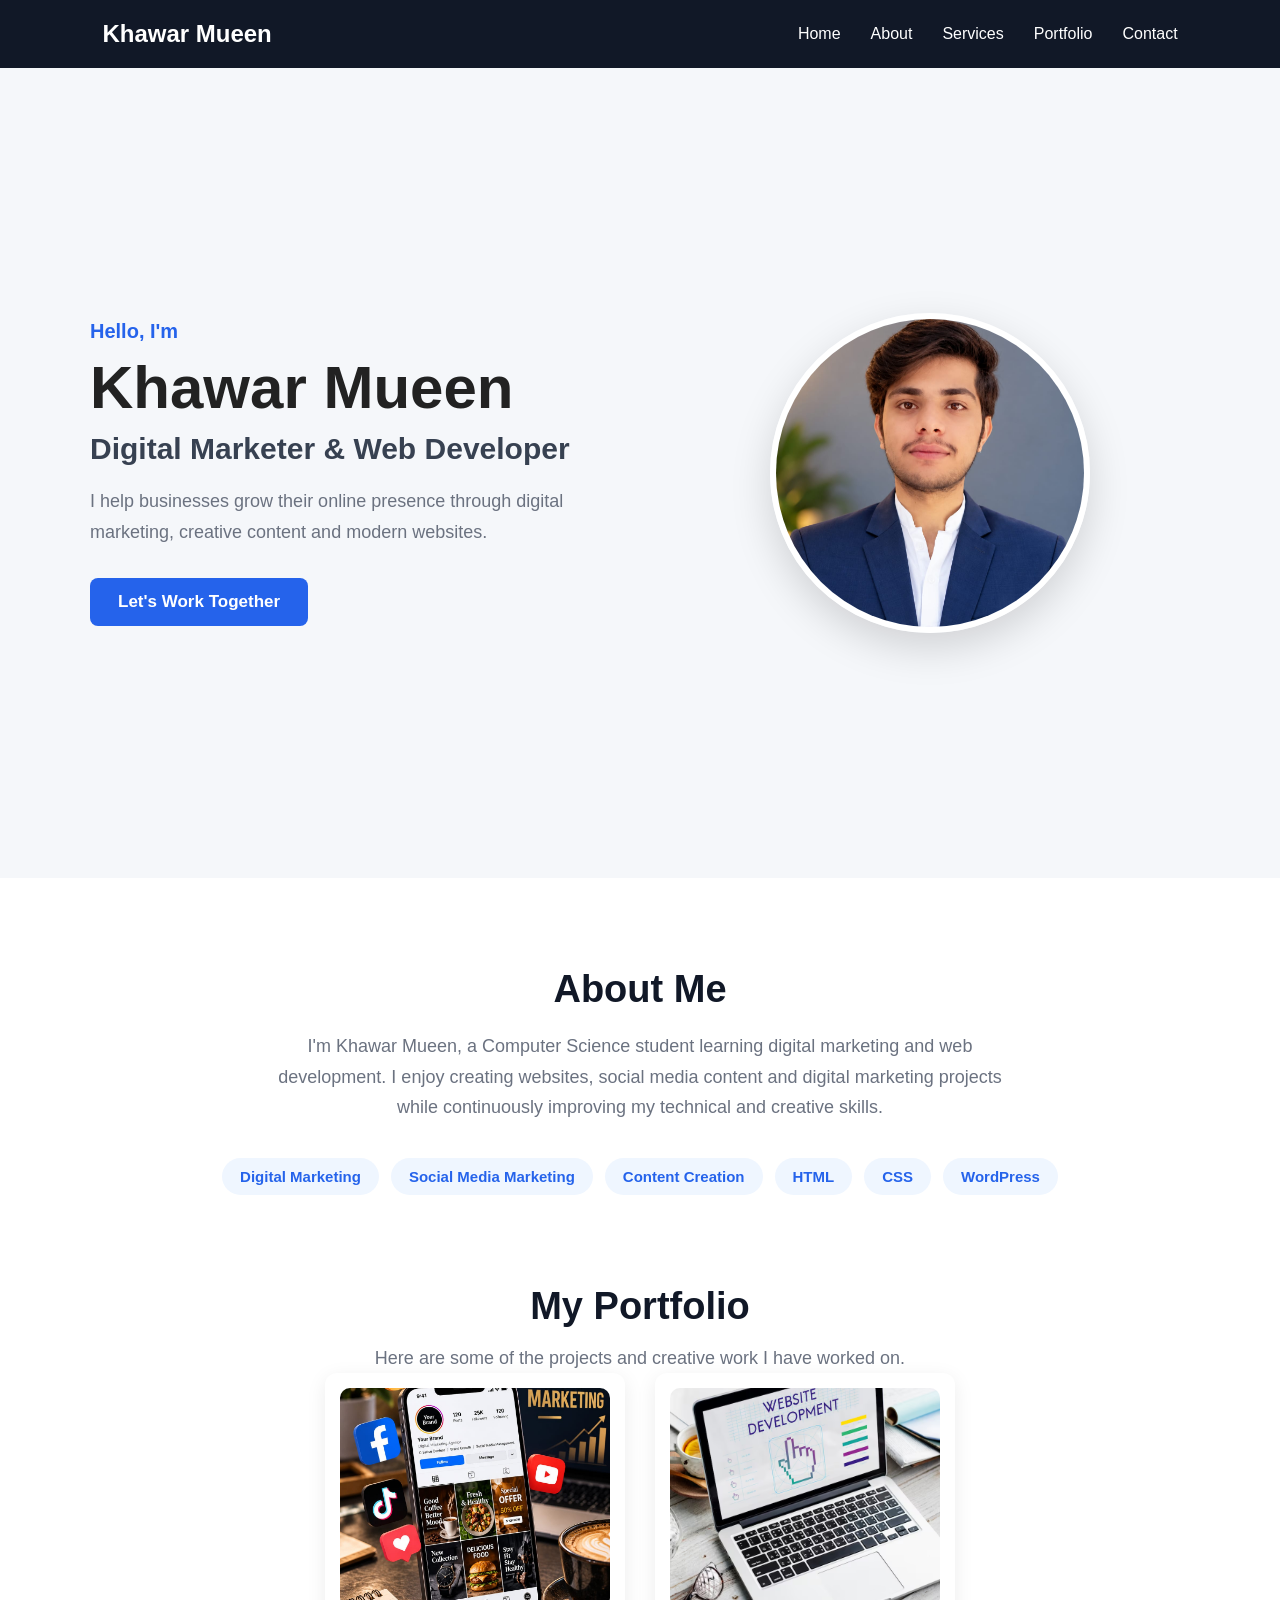
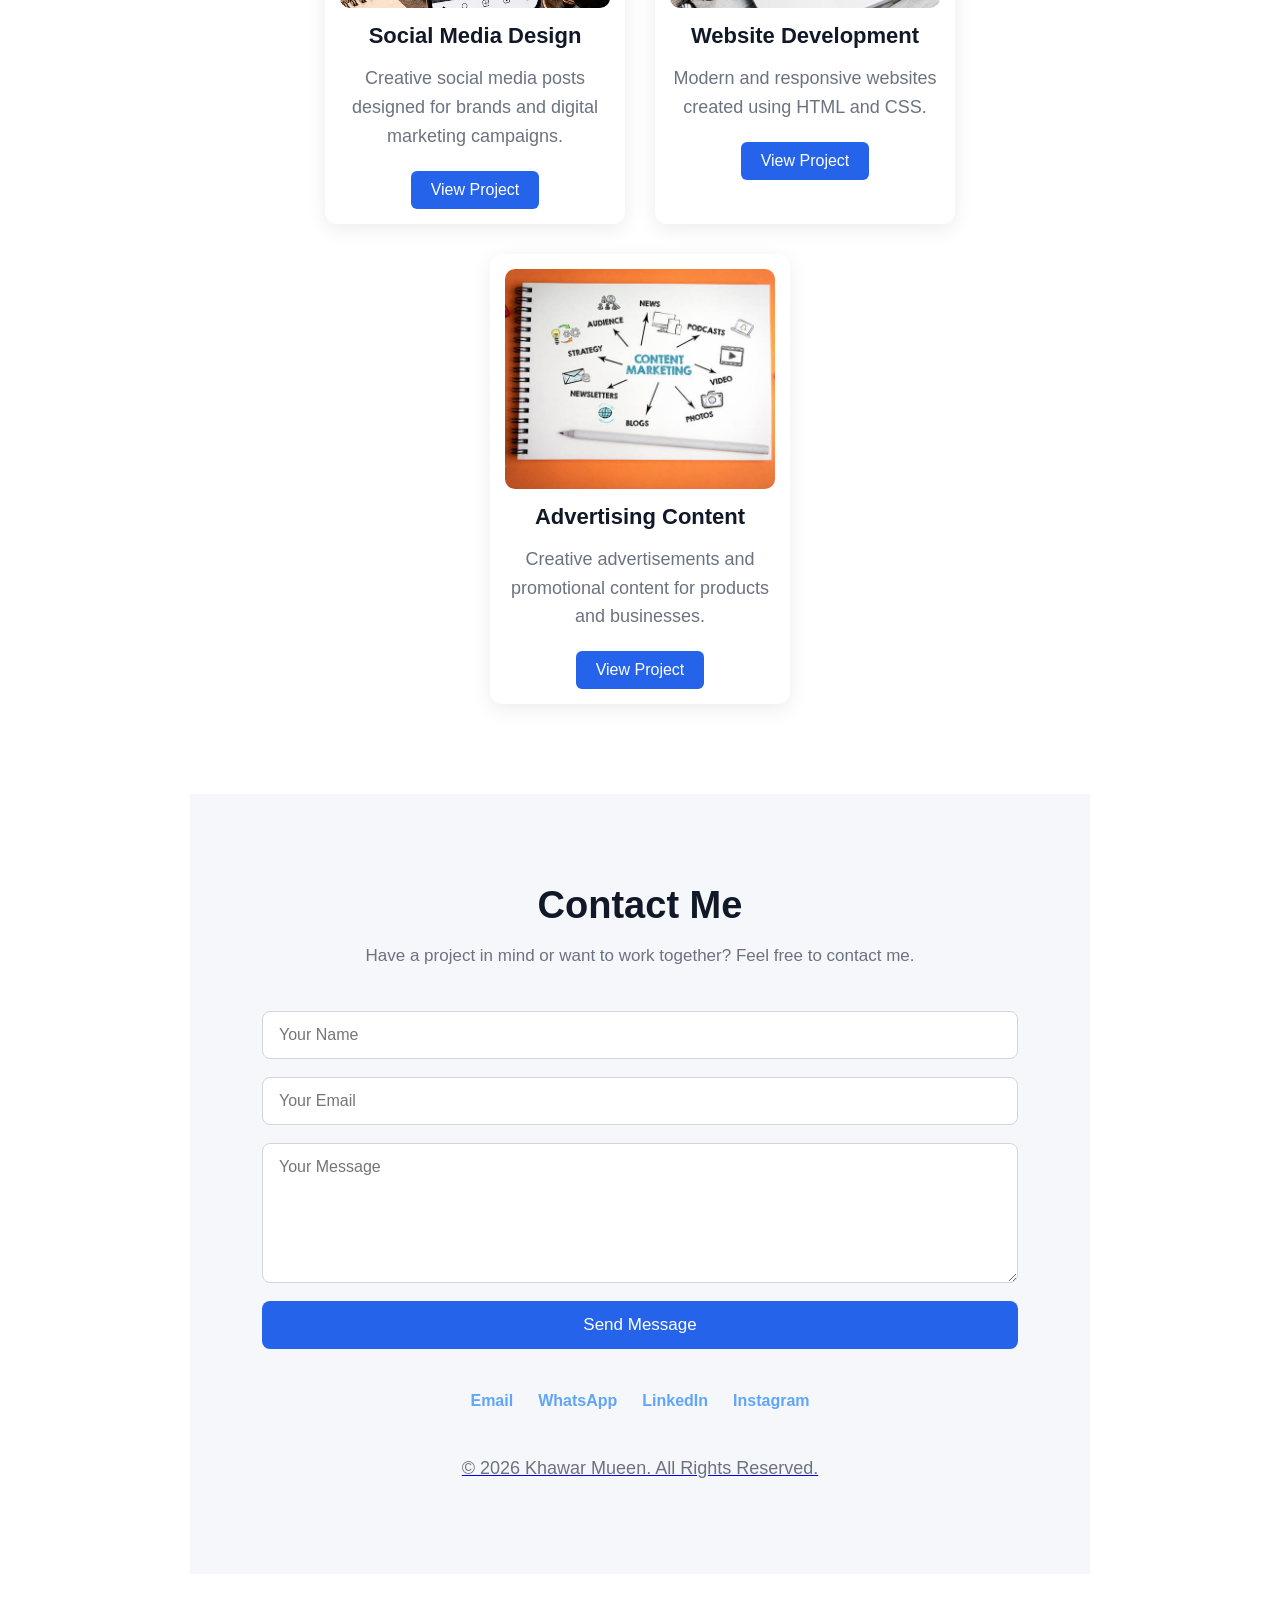
<file: index.html>
<!DOCTYPE html>
<html lang="en">

<head>
    <meta charset="UTF-8">

    <meta name="viewport" content="width=device-width, initial-scale=1.0">

    <title>Khawar Mueen | Digital Marketer</title>

    <link rel="stylesheet" href="style.css">
</head>

</html>
<button id="scrollTopBtn" class="scroll-top">
    ↑
</button>

<script src="script.js"></script>

</body>
</html>

<nav class="navbar">

    <div class="logo">Khawar Mueen</div>

    <button class="menu-toggle" id="menu-toggle">
        ☰
    </button>

    <ul class="nav-links" id="nav-links">
        <li><a href="#home">Home</a></li>
        <li><a href="#about">About</a></li>
        <li><a href="#services">Services</a></li>
        <li><a href="#portfolio">Portfolio</a></li>
        <li><a href="#contact">Contact</a></li>
    </ul>

</nav>
    <!-- Home Section -->
    <section class="hero" id="home">

    <div class="hero-content">

        <div class="hero-text">

            <p class="hello">Hello, I'm</p>

            <h1>Khawar Mueen</h1>

            <h2>Digital Marketer & Web Developer</h2>

            <p class="hero-description">
                I help businesses grow their online presence through
                digital marketing, creative content and modern websites.
            </p>

            <a href="#contact" class="main-button">
                Let's Work Together
            </a>

        </div>

        <div class="hero-image">

            <img
                src="images/profile.jpg"
                alt="Khawar Mueen"
            >

        </div>

    </div>

</section>

        <div class="hero-content">

           

        </div>

    </section>


    <!-- About Section -->
   <section class="about" id="about">

    <div class="about-container">

        <h2>About Me</h2>

        <p class="about-text">
            I'm Khawar Mueen, a Computer Science student learning
            digital marketing and web development. I enjoy creating
            websites, social media content and digital marketing projects
            while continuously improving my technical and creative skills.
        </p>

        <div class="skills">

            <span>Digital Marketing</span>
            <span>Social Media Marketing</span>
            <span>Content Creation</span>
            <span>HTML</span>
            <span>CSS</span>
            <span>WordPress</span>

        </div>


<section class="portfolio" id="portfolio">

    <h2>My Portfolio</h2>
    <p>Here are some of the projects and creative work I have worked on.</p>

    <div class="portfolio-container">

        <div class="portfolio-card">
            <img src="images/social-media.jpg" alt="Social Media Project">
            <h3>Social Media Design</h3>
            <p>
                Creative social media posts designed for brands
                and digital marketing campaigns.
            </p>
          <a href="projects.html#social-media">View Project</a>
        </div>

        <div class="portfolio-card">
            <img src="images/website.jpg" alt="Website Development Project">
            <h3>Website Development</h3>
            <p>
                Modern and responsive websites created using
                HTML and CSS.
            </p>
          <a href="projects.html#website-project">View Project</a>
        </div>

        <div class="portfolio-card">
            <img src="images/advertising.jpg" alt="Advertising Project">
            <h3>Advertising Content</h3>
            <p>
                Creative advertisements and promotional content
                for products and businesses.
            </p>
          <a href="projects.html#advertising-project">View Project</a>
        </div>

    </div>

</section>

<section class="contact" id="contact">
    <h2>Contact Me</h2>

    <p>
        Have a project in mind or want to work together?
        Feel free to contact me. 
        
    <form
   <form
    class="contact-form"
    id="contact-form"
    action="https://formspree.io/f/xdekvjzb"
    method="POST"
>

    <input
        type="text"
        name="name"
        placeholder="Your Name"
        required
    >

    <input
        type="email"
        name="email"
        placeholder="Your Email"
        required
    >

    <textarea
        name="message"
        placeholder="Your Message"
        required
    ></textarea>

    <button type="submit">
        Send Message
    </button>
<div class="footer-links">

    <a href="mailto:YOUR-EMAIL@gmail.com">
        Email
    </a>

    <a href="https://wa.me/923134172502" target="_blank">
        WhatsApp
    </a>
<a href="https://www.linkedin.com/in/your-profile" target="_blank">
    LinkedIn
</a>
<a href="https://www.instagram.com/yourusername" target="_blank">
    Instagram
</a>

</div>

        <a href="https://wa.me/923134172502" target="_blank">
  

    <p class="copyright">
        © 2026 Khawar Mueen. All Rights Reserved.
    </p>

</footer>
</file>
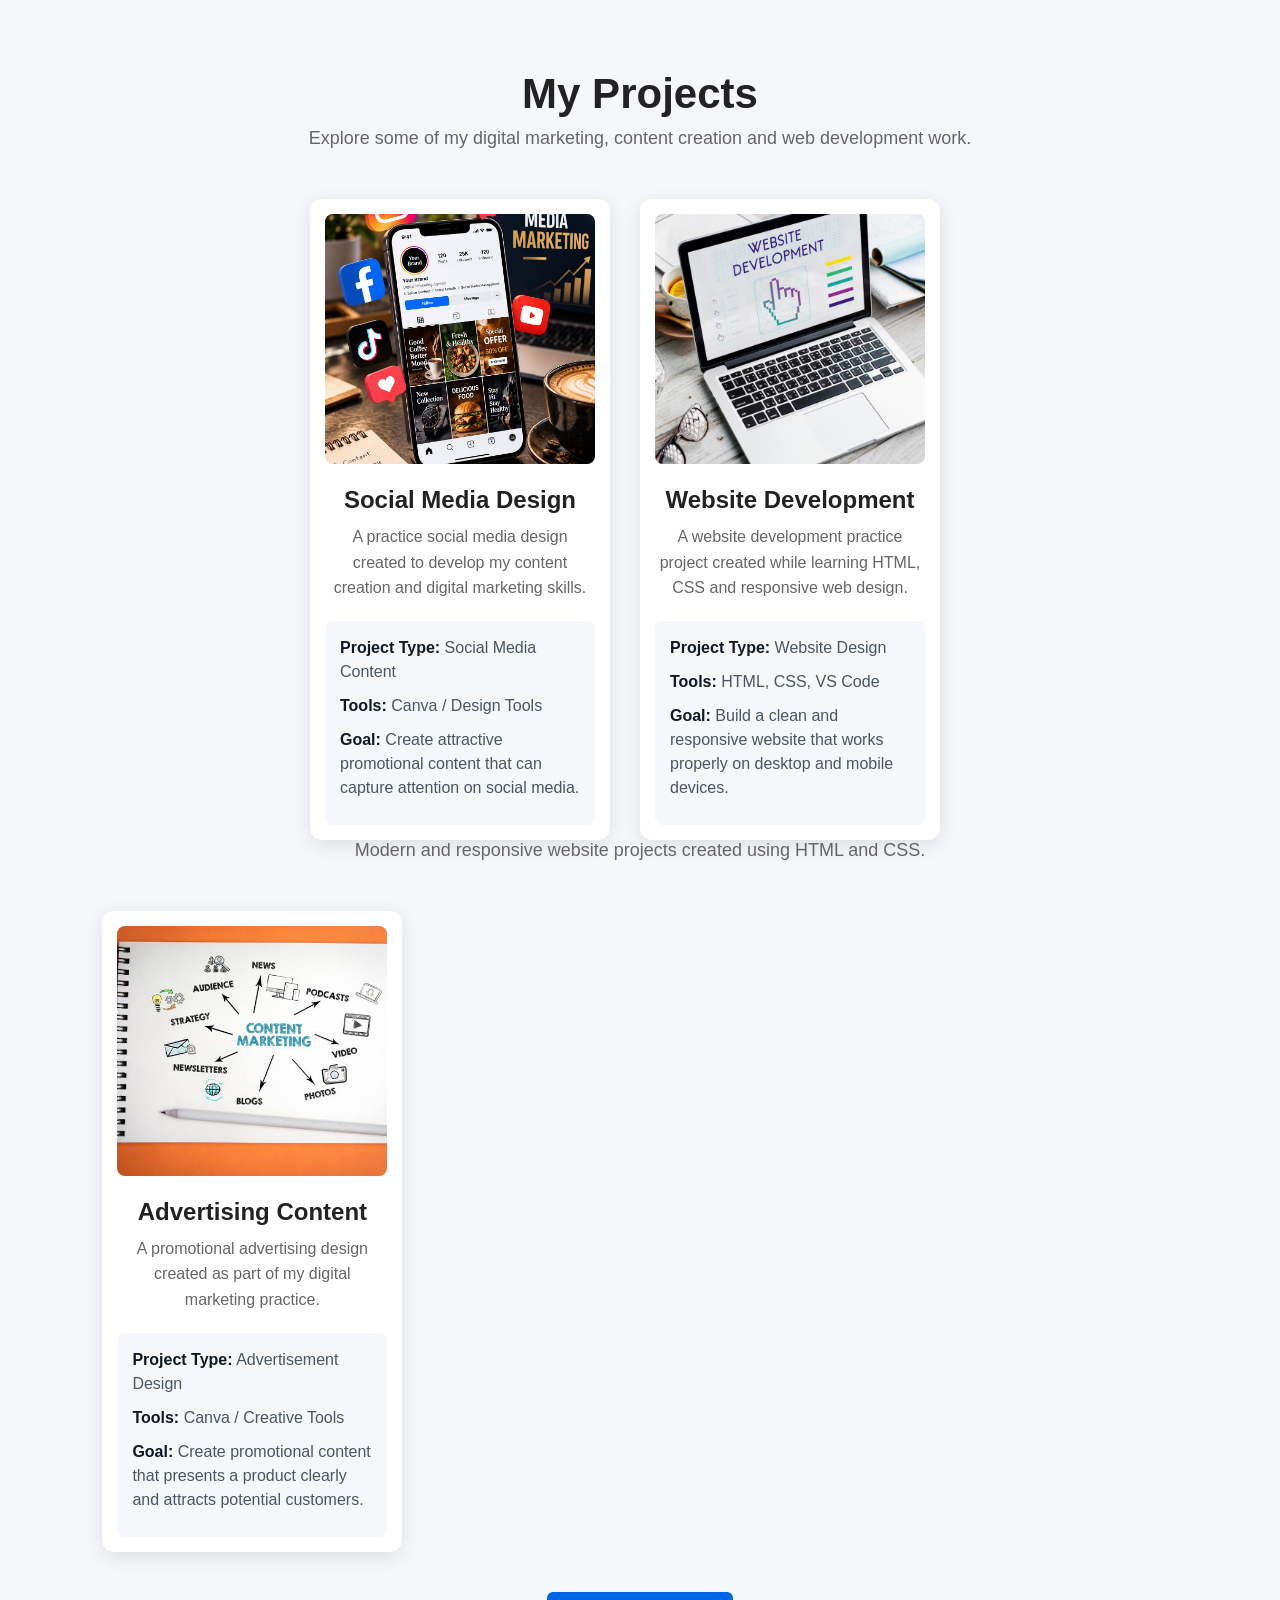
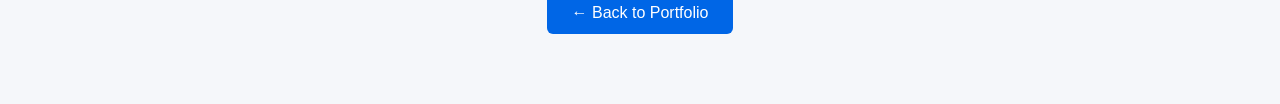
<file: projects.html>
<!DOCTYPE html>
<html lang="en">

<head>
    <meta charset="UTF-8">
    <meta name="viewport" content="width=device-width, initial-scale=1.0">

    <title>My Projects | Khawar Mueen</title>

    <link rel="stylesheet" href="style.css">
</head>

<body>

    <section class="project-page">

        <h1>My Projects</h1>

        <p>
            Explore some of my digital marketing,
            content creation and web development work.
        </p>

        <div class="project-gallery">
<div class="project-item" id="social-media">

    <img src="images/social-media.jpg" alt="Social Media Design">

    <h2>Social Media Design</h2>

    <p>
        A practice social media design created to develop
        my content creation and digital marketing skills.
    </p>

    <div class="project-details">

        <p><strong>Project Type:</strong> Social Media Content</p>

        <p><strong>Tools:</strong> Canva / Design Tools</p>

        <p>
            <strong>Goal:</strong>
            Create attractive promotional content that can
            capture attention on social media.
        </p>

    </div>

</div>
<div class="project-item" id="website-project">

    <img src="images/website.jpg" alt="Website Development">

    <h2>Website Development</h2>

    <p>
        A website development practice project created while
        learning HTML, CSS and responsive web design.
    </p>

    <div class="project-details">

        <p><strong>Project Type:</strong> Website Design</p>

        <p><strong>Tools:</strong> HTML, CSS, VS Code</p>

        <p>
            <strong>Goal:</strong>
            Build a clean and responsive website that works
            properly on desktop and mobile devices.
        </p>

    </div>

</div>
    </p>
</div>
                <p>
                    Modern and responsive website projects
                    created using HTML and CSS.
                </p>
         <div class="project-item" id="advertising-project">

    <img src="images/advertising.jpg" alt="Advertising Content">

    <h2>Advertising Content</h2>

    <p>
        A promotional advertising design created as part of
        my digital marketing practice.
    </p>

    <div class="project-details">

        <p><strong>Project Type:</strong> Advertisement Design</p>

        <p><strong>Tools:</strong> Canva / Creative Tools</p>

        <p>
            <strong>Goal:</strong>
            Create promotional content that presents a product
            clearly and attracts potential customers.
        </p>

    </div>

</div>
</div>
            </div>

        </div>

        <a class="back-button" href="index.html#portfolio">
            ← Back to Portfolio
        </a>

    </section>

</body>
</html>
</file>
<file: style.css>
/* Reset default browser spacing */
* {
    margin: 0;
    padding: 0;
    box-sizing: border-box;
}

/* Main website settings */
body {
    font-family: Arial, sans-serif;
    background-color: #f5f7fa;
    color: #222;
}

/* Navigation Bar */
.navbar {
    background-color: #111827;
    display: flex;
    justify-content: space-between;
    align-items: center;
    padding: 20px 8%;
}

/* Website name */
.logo {
    color: white;
    font-size: 24px;
    font-weight: bold;
}

/* Navigation links */
.nav-links {
    display: flex;
    list-style: none;
    gap: 30px;
}

.nav-links a {
    color: white;
    text-decoration: none;
    font-size: 16px;
}

/* Change link color when mouse is over it */
.nav-links a:hover {
    color: #3b82f6;
}
/* Home / Hero Section */

.hero {
    min-height: 90vh;
    display: flex;
    justify-content: center;
    align-items: center;
    text-align: center;
    padding: 60px 20px;
}

.hero-content {
    max-width: 800px;
}

.hello {
    color: #2563eb;
    font-size: 20px;
    font-weight: bold;
    margin-bottom: 10px;
}

.hero h1 {
    font-size: 60px;
    margin-bottom: 10px;
}

.hero h2 {
    font-size: 30px;
    color: #374151;
    margin-bottom: 20px;
}

.hero-description {
    font-size: 18px;
    color: #6b7280;
    line-height: 1.7;
    margin-bottom: 30px;
}

.main-button {
    display: inline-block;
    background-color: #2563eb;
    color: white;
    text-decoration: none;
    padding: 14px 28px;
    border-radius: 8px;
    font-size: 17px;
    font-weight: bold;
}

.main-button:hover {
    background-color: #1d4ed8;
}
/* About Section */

.about {
    background-color: white;
    padding: 90px 20px;
    text-align: center;
}

.about h2 {
    font-size: 38px;
    color: #111827;
    margin-bottom: 20px;
}

.about p {
    max-width: 750px;
    margin: 0 auto;
    font-size: 18px;
    color: #6b7280;
    line-height: 1.7;
}
/* Services Section */

.services {
    background-color: #f5f7fa;
    padding: 90px 8%;
    text-align: center;
}

.services h2 {
    font-size: 38px;
    color: #111827;
    margin-bottom: 40px;
}

.service-container {
    display: flex;
    justify-content: center;
    gap: 25px;
}

.service-card {
    background-color: white;
    width: 300px;
    padding: 35px 25px;
    border-radius: 12px;
    box-shadow: 0 5px 20px rgba(0, 0, 0, 0.08);
}

.service-card h3 {
    color: #2563eb;
    font-size: 22px;
    margin-bottom: 15px;
}

.service-card p {
    color: #6b7280;
    font-size: 16px;
    line-height: 1.6;
}

.service-card:hover {
    transform: translateY(-8px);
    transition: 0.3s;
}
/* Portfolio Section */

.portfolio {
    padding: 90px 8%;
    text-align: center;
    background-color: #ffffff;
}

.portfolio h2 {
    font-size: 38px;
    color: #111827;
    margin-bottom: 15px;
}

.portfolio-intro {
    color: #6b7280;
    font-size: 17px;
    margin-bottom: 40px;
}

.portfolio-container {
    display: flex;
    justify-content: center;
    gap: 25px;
}

.portfolio-card {
    width: 300px;
    padding: 35px 25px;
    background-color: #f5f7fa;
    border-radius: 12px;
    box-shadow: 0 5px 20px rgba(0, 0, 0, 0.08);
}

.portfolio-card h3 {
    color: #111827;
    font-size: 22px;
    margin-bottom: 15px;
}

.portfolio-card p {
    color: #6b7280;
    line-height: 1.6;
    margin-bottom: 20px;
}

.portfolio-card a {
    display: inline-block;
    text-decoration: none;
    background-color: #2563eb;
    color: white;
    padding: 10px 20px;
    border-radius: 6px;
}

.portfolio-card:hover {
    transform: translateY(-8px);
    transition: 0.3s;
}
/* Contact Section */

.contact {
    padding: 90px 8%;
    text-align: center;
    background-color: #f5f7fa;
}

.contact h2 {
    font-size: 38px;
    color: #111827;
    margin-bottom: 15px;
}

.contact > p {
    font-size: 17px;
    color: #6b7280;
    margin-bottom: 40px;
}

.contact-container {
    display: flex;
    justify-content: center;
    gap: 25px;
}

.contact-box {
    width: 260px;
    background-color: white;
    padding: 30px 20px;
    border-radius: 12px;
    box-shadow: 0 5px 20px rgba(0, 0, 0, 0.08);
}

.contact-box h3 {
    color: #2563eb;
    margin-bottom: 10px;
}

.contact-box p {
    color: #6b7280;
}

.contact-box:hover {
    transform: translateY(-8px);
    transition: 0.3s;
}
/* Mobile Responsive Design */

@media (max-width: 768px) {

    .navbar {
        padding: 20px;
    }

    .nav-links {
        gap: 12px;
    }

    .nav-links a {
        font-size: 14px;
    }

    .hero {
        padding: 70px 20px;
    }

    .hero h1 {
        font-size: 40px;
    }

    .hero h2 {
        font-size: 24px;
    }

    .hero p {
        font-size: 16px;
    }

    .about {
        padding: 60px 20px;
    }

    .services {
        padding: 60px 20px;
    }

    .service-container {
        flex-direction: column;
        align-items: center;
    }

    .service-card {
        width: 100%;
        max-width: 350px;
    }

    .portfolio {
        padding: 60px 20px;
    }

    .portfolio-container {
        flex-direction: column;
        align-items: center;
    }

    .portfolio-card {
        width: 100%;
        max-width: 350px;
    }

    .contact {
        padding: 60px 20px;
    }

    .contact-container {
        flex-direction: column;
        align-items: center;
    }

    .contact-box {
        width: 100%;
        max-width: 350px;
    }
}
@media (max-width: 768px) {

    .navbar {
        flex-direction: column;
        padding: 15px 20px;
        gap: 15px;
    }

    .logo {
        font-size: 24px;
    }

    .nav-links {
        display: flex;
        justify-content: center;
        flex-wrap: wrap;
        gap: 15px;
    }

    .nav-links a {
        font-size: 14px;
    }
}
html {
    scroll-behavior: smooth;
}
.contact-box a {
    color: #2563eb;
    text-decoration: none;
    font-weight: 600;
}

.contact-box a:hover {
    text-decoration: underline;
}
/* Portfolio Images */
.portfolio-card img {
    width: 100%;
    height: 220px;
    object-fit: cover;
    border-radius: 10px;
    display: block;
}

.portfolio-card {
    overflow: hidden;
}.portfolio-container {
    display: flex;
    justify-content: center;
    gap: 30px;
    flex-wrap: wrap;
}

.portfolio-card {
    width: 300px;
    background: white;
    padding: 15px;
    border-radius: 12px;
    overflow: hidden;
    text-align: center;
}

.portfolio-card img {
    width: 100%;
    height: 200px;
    object-fit: cover;
    border-radius: 8px;
    margin-bottom: 15px;
}
/* Portfolio Professional Effects */

.portfolio-card {
    transition: transform 0.3s ease, box-shadow 0.3s ease;
    overflow: hidden;
}

.portfolio-card:hover {
    transform: translateY(-10px);
    box-shadow: 0 15px 35px rgba(0, 0, 0, 0.15);
}

.portfolio-card img {
    width: 100%;
    height: 220px;
    object-fit: cover;
    border-radius: 10px;
    transition: transform 0.4s ease;
}

.portfolio-card:hover img {
    transform: scale(1.05);
}

.portfolio-card a {
    display: inline-block;
    transition: all 0.3s ease;
}

.portfolio-card a:hover {
    transform: translateY(-3px);
}
/* Projects Page */

.project-page {
    min-height: 100vh;
    padding: 70px 8%;
    text-align: center;
    background-color: #f5f7fa;
}

.project-page h1 {
    font-size: 42px;
    margin-bottom: 10px;
}

.project-page > p {
    color: #666;
    font-size: 18px;
    margin-bottom: 50px;
}

.project-gallery {
    display: flex;
    justify-content: center;
    gap: 30px;
    flex-wrap: wrap;
}

.project-item {
    width: 300px;
    background: white;
    padding: 15px;
    border-radius: 12px;
    box-shadow: 0 5px 20px rgba(0, 0, 0, 0.1);
    transition: 0.3s;
}

.project-item:hover {
    transform: translateY(-8px);
}

.project-item img {
    width: 100%;
    height: 250px;
    object-fit: cover;
    border-radius: 8px;
}

.project-item h2 {
    margin: 18px 0 10px;
}

.project-item p {
    color: #666;
    line-height: 1.6;
}

.back-button {
    display: inline-block;
    margin-top: 40px;
    padding: 12px 25px;
    background: #0066e6;
    color: white;
    text-decoration: none;
    border-radius: 6px;
}
.project-details {
    margin-top: 20px;
    text-align: left;
    background-color: #f5f7fa;
    padding: 15px;
    border-radius: 8px;
}

.project-details p {
    margin-bottom: 10px;
    color: #4b5563;
    line-height: 1.5;
}

.project-details strong {
    color: #111827;
}
/* Footer */

.footer {
    background-color: #111827;
    color: white;
    text-align: center;
    padding: 45px 20px;
}

.footer h3 {
    font-size: 24px;
    margin-bottom: 8px;
}

.footer > p {
    color: #d1d5db;
}

.footer-links {
    margin: 25px 0;
    display: flex;
    justify-content: center;
    gap: 25px;
    flex-wrap: wrap;
}

.footer-links a {
    color: #60a5fa;
    text-decoration: none;
    font-weight: 600;
}

.footer-links a:hover {
    color: white;
}

.copyright {
    font-size: 14px;
    margin-top: 20px;
}
.menu-toggle {
    display: none;
    background: none;
    border: none;
    color: white;
    font-size: 28px;
    cursor: pointer;
}

@media (max-width: 768px) {

    .navbar {
        flex-direction: row;
        justify-content: space-between;
        position: relative;
    }

    .menu-toggle {
        display: block;
    }

    .nav-links {
        display: none;
        position: absolute;
        top: 100%;
        left: 0;
        width: 100%;
        background-color: #111827;
        flex-direction: column;
        text-align: center;
        padding: 20px 0;
        gap: 20px;
        z-index: 1000;
    }

    .nav-links.active {
        display: flex;
    }
}/* Hamburger button - hidden on desktop */

.menu-toggle {
    display: none;
    background: none;
    border: none;
    color: white;
    font-size: 28px;
    cursor: pointer;
}


/* Mobile Menu */

@media (max-width: 768px) {

    .navbar {
        flex-direction: row;
        justify-content: space-between;
        align-items: center;
        position: relative;
    }

    .menu-toggle {
        display: block;
    }

    .nav-links {
        display: none;
        position: absolute;
        top: 100%;
        left: 0;
        width: 100%;
        background-color: #111827;
        flex-direction: column;
        align-items: center;
        padding: 20px 0;
        gap: 20px;
        z-index: 1000;
    }

    .nav-links.active {
        display: flex;
    }
}/* Scroll To Top Button */

.scroll-top {
    display: none;
    position: fixed;
    right: 25px;
    bottom: 25px;

    width: 45px;
    height: 45px;

    border: none;
    border-radius: 50%;

    background-color: #2563eb;
    color: white;

    font-size: 22px;
    cursor: pointer;

    z-index: 1000;
}

.scroll-top:hover {
    background-color: #1d4ed8;
}

.scroll-top.show {
    display: block;
}
/* Contact Form */

.contact-form-container {
    max-width: 700px;
    margin: 50px auto 0;
    background-color: white;
    padding: 35px;
    border-radius: 12px;
    box-shadow: 0 5px 20px rgba(0, 0, 0, 0.08);
}

.contact-form-container h3 {
    font-size: 26px;
    margin-bottom: 25px;
    color: #111827;
}

.contact-form {
    display: flex;
    flex-direction: column;
    gap: 18px;
}

.contact-form input,
.contact-form textarea {
    width: 100%;
    padding: 14px 16px;
    border: 1px solid #d1d5db;
    border-radius: 8px;
    font-size: 16px;
    font-family: Arial, sans-serif;
}

.contact-form input:focus,
.contact-form textarea:focus {
    outline: none;
    border-color: #2563eb;
}

.contact-form button {
    background-color: #2563eb;
    color: white;
    border: none;
    padding: 14px;
    border-radius: 8px;
    font-size: 17px;
    cursor: pointer;
}

.contact-form button:hover {
    background-color: #1d4ed8;
}/* Contact Form */

.contact-form-container {
    max-width: 700px;
    margin: 50px auto 0;
    background-color: white;
    padding: 35px;
    border-radius: 12px;
    box-shadow: 0 5px 20px rgba(0, 0, 0, 0.08);
}

.contact-form-container h3 {
    font-size: 26px;
    margin-bottom: 25px;
    color: #111827;
}

.contact-form {
    display: flex;
    flex-direction: column;
    gap: 18px;
}

.contact-form input,
.contact-form textarea {
    width: 100%;
    padding: 14px 16px;
    border: 1px solid #d1d5db;
    border-radius: 8px;
    font-size: 16px;
    font-family: Arial, sans-serif;
}

.contact-form textarea {
    min-height: 140px;
    resize: vertical;
}

.contact-form input:focus,
.contact-form textarea:focus {
    outline: none;
    border-color: #2563eb;
}

.contact-form button {
    background-color: #2563eb;
    color: white;
    border: none;
    padding: 14px;
    border-radius: 8px;
    font-size: 17px;
    cursor: pointer;
}

.contact-form button:hover {
    background-color: #1d4ed8;
}
#form-status {
    margin-top: 18px;
    font-size: 16px;
    font-weight: 600;
    color: #2563eb;
}
/* Hero Profile Image */

.hero-content {
    width: 100%;
    max-width: 1100px;
    display: flex;
    justify-content: space-between;
    align-items: center;
    gap: 60px;
}

.hero-text {
    flex: 1;
    text-align: left;
}

.hero-image {
    flex: 1;
    display: flex;
    justify-content: center;
}

.hero-image img {
    width: 320px;
    height: 320px;
    object-fit: cover;
    border-radius: 50%;
    border: 6px solid white;
    box-shadow: 0 15px 40px rgba(0, 0, 0, 0.15);
}
@media (max-width: 768px) {

    .hero-content {
        flex-direction: column-reverse;
        gap: 35px;
    }

    .hero-text {
        text-align: center;
    }

    .hero-image img {
        width: 220px;
        height: 220px;
    }
}
/* Improved About Section */

.about-container {
    max-width: 900px;
    margin: auto;
}

.about-text {
    font-size: 18px;
    line-height: 1.8;
    color: #6b7280;
}

.skills {
    margin-top: 35px;
    display: flex;
    justify-content: center;
    flex-wrap: wrap;
    gap: 12px;
}

.skills span {
    background-color: #eff6ff;
    color: #2563eb;
    padding: 10px 18px;
    border-radius: 25px;
    font-size: 15px;
    font-weight: 600;
}

.skills span:hover {
    background-color: #2563eb;
    color: white;
    transition: 0.3s;
}/* Mobile Hamburger Menu Fix */

.menu-toggle {
    display: none;
    background: none;
    border: none;
    color: white;
    font-size: 28px;
    cursor: pointer;
}

@media (max-width: 768px) {

    .navbar {
        flex-direction: row;
        justify-content: space-between;
        align-items: center;
        position: relative;
    }

    .menu-toggle {
        display: block;
    }

    .nav-links {
        display: none;
        position: absolute;
        top: 100%;
        left: 0;
        width: 100%;
        background-color: #111827;
        flex-direction: column;
        align-items: center;
        gap: 20px;
        padding: 20px 0;
        z-index: 9999;
    }

    .nav-links.active {
        display: flex;
    }
}
</file>
